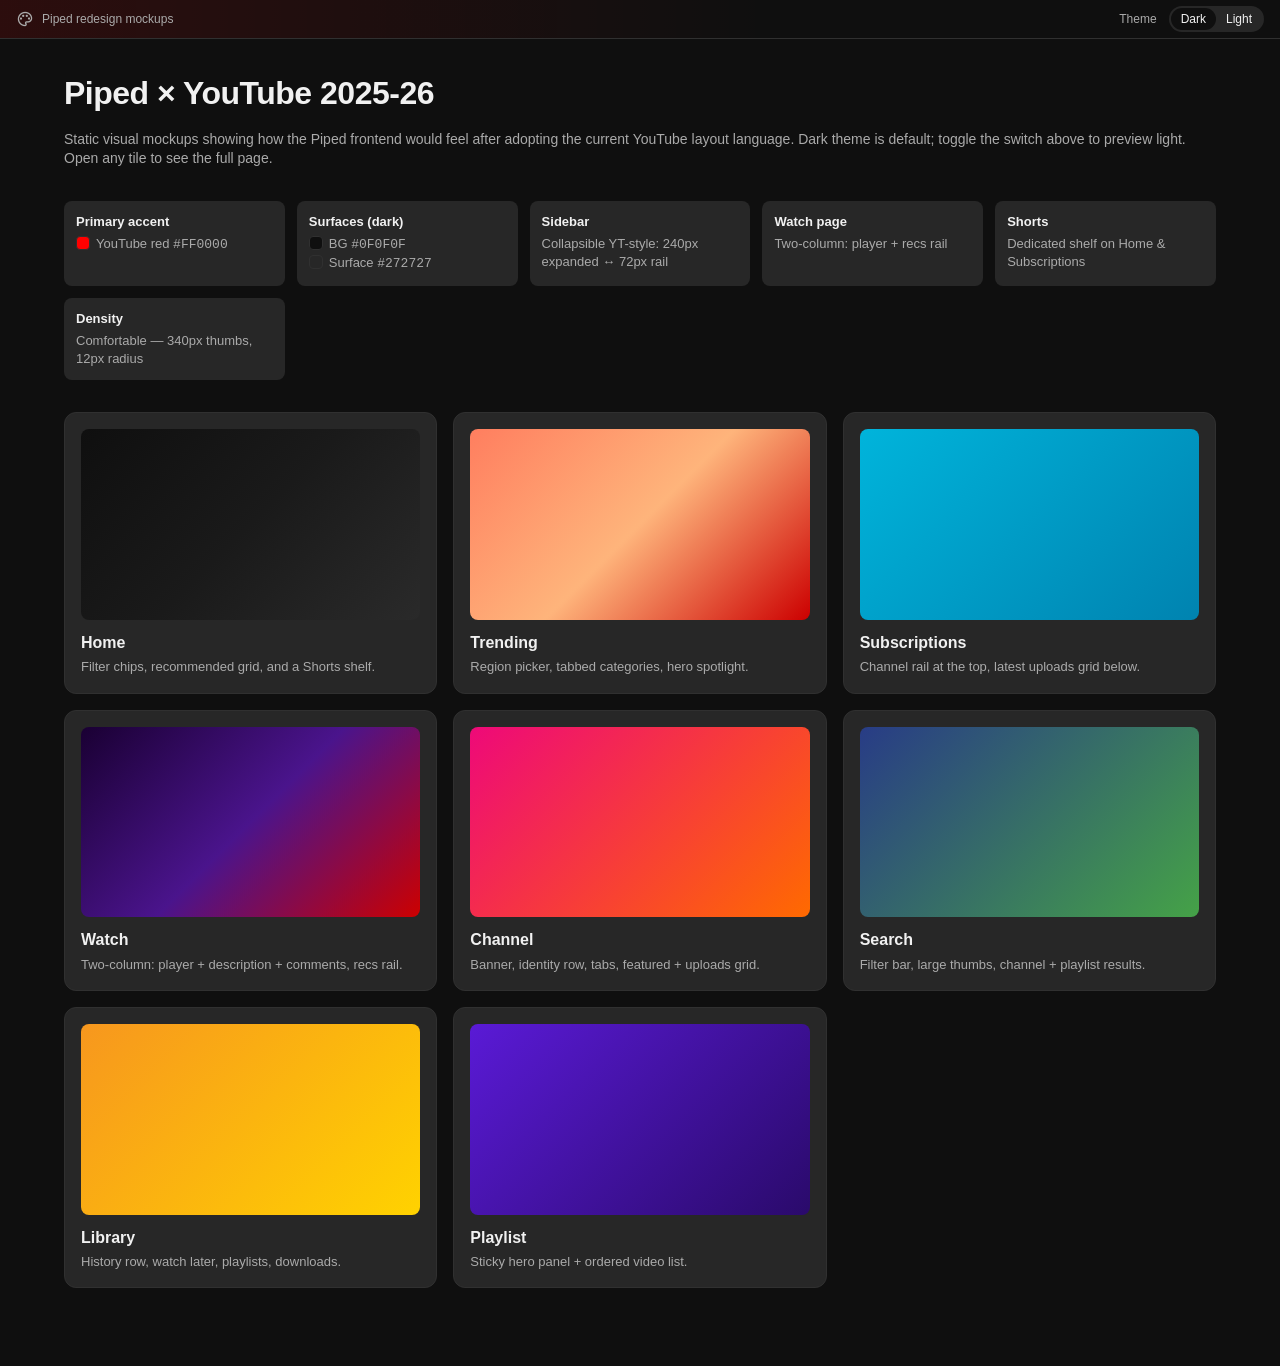
<file: mockups/index.html>
<!doctype html>
<html lang="en" data-theme="dark">
    <head>
        <meta charset="utf-8" />
        <meta name="viewport" content="width=device-width,initial-scale=1" />
        <title>Piped Redesign · Mockup Tour</title>
        <link rel="icon" href="/img/icons/favicon-32x32.png" />
        <link rel="stylesheet" href="styles.css" />
        <link rel="stylesheet" href="https://fonts.googleapis.com/icon?family=Material+Symbols+Outlined" />
        <style>
            .tour-card[data-bg="home"] .tour-card__preview {
                background: linear-gradient(135deg, #0f0f0f 0%, #1a1a1a 50%, #2a2a2a 100%),
                    radial-gradient(circle at 30% 20%, rgba(255, 0, 0, 0.25), transparent 60%);
            }
            .tour-card[data-bg="watch"] .tour-card__preview {
                background: linear-gradient(135deg, #1a0033, #4a148c, #c00);
            }
            .tour-card[data-bg="trending"] .tour-card__preview {
                background: linear-gradient(135deg, #ff7e5f, #feb47b, #c00);
            }
            .tour-card[data-bg="subs"] .tour-card__preview {
                background: linear-gradient(135deg, #00b4db, #0083b0);
            }
            .tour-card[data-bg="channel"] .tour-card__preview {
                background: linear-gradient(135deg, #ee0979, #ff6a00);
            }
            .tour-card[data-bg="search"] .tour-card__preview {
                background: linear-gradient(135deg, #283c86, #45a247);
            }
            .tour-card[data-bg="library"] .tour-card__preview {
                background: linear-gradient(135deg, #f7971e, #ffd200);
            }
            .tour-card[data-bg="playlist"] .tour-card__preview {
                background: linear-gradient(135deg, #5a1ad6, #2a0a6b);
            }
            .key-box {
                display: grid;
                grid-template-columns: repeat(auto-fill, minmax(200px, 1fr));
                gap: 12px;
                margin: 24px 0 32px;
            }
            .key {
                background: var(--surface);
                border-radius: 8px;
                padding: 12px;
                font-size: 13px;
                color: var(--text-secondary);
            }
            .key strong {
                color: var(--text);
                display: block;
                margin-bottom: 4px;
            }
            .swatch {
                display: inline-block;
                width: 14px;
                height: 14px;
                border-radius: 4px;
                vertical-align: -2px;
                margin-right: 6px;
                border: 1px solid var(--border);
            }
        </style>
    </head>
    <body>
        <div class="mockup-banner">
            <span class="row">
                <span class="material-symbols-outlined" style="font-size: 18px">palette</span>
                Piped redesign mockups
            </span>
            <span class="mockup-banner__spacer"></span>
            <span class="muted">Theme</span>
            <div class="toggle-group">
                <button data-theme-btn="dark">Dark</button>
                <button data-theme-btn="light">Light</button>
            </div>
        </div>

        <main class="tour">
            <h1>Piped × YouTube 2025-26</h1>
            <p class="tour__sub">
                Static visual mockups showing how the Piped frontend would feel after adopting the current YouTube layout
                language. Dark theme is default; toggle the switch above to preview light. Open any tile to see the full
                page.
            </p>

            <div class="key-box">
                <div class="key">
                    <strong>Primary accent</strong>
                    <span class="swatch" style="background: #ff0000"></span>YouTube red <code>#FF0000</code>
                </div>
                <div class="key">
                    <strong>Surfaces (dark)</strong>
                    <span class="swatch" style="background: #0f0f0f"></span>BG <code>#0F0F0F</code><br />
                    <span class="swatch" style="background: #272727"></span>Surface <code>#272727</code>
                </div>
                <div class="key">
                    <strong>Sidebar</strong>
                    Collapsible YT-style: 240px expanded ↔ 72px rail
                </div>
                <div class="key">
                    <strong>Watch page</strong>
                    Two-column: player + recs rail
                </div>
                <div class="key">
                    <strong>Shorts</strong>
                    Dedicated shelf on Home & Subscriptions
                </div>
                <div class="key">
                    <strong>Density</strong>
                    Comfortable — 340px thumbs, 12px radius
                </div>
            </div>

            <div class="tour__grid">
                <a href="home.html" class="tour-card" data-bg="home">
                    <div class="tour-card__preview"></div>
                    <h3>Home</h3>
                    <p>Filter chips, recommended grid, and a Shorts shelf.</p>
                </a>
                <a href="trending.html" class="tour-card" data-bg="trending">
                    <div class="tour-card__preview"></div>
                    <h3>Trending</h3>
                    <p>Region picker, tabbed categories, hero spotlight.</p>
                </a>
                <a href="subscriptions.html" class="tour-card" data-bg="subs">
                    <div class="tour-card__preview"></div>
                    <h3>Subscriptions</h3>
                    <p>Channel rail at the top, latest uploads grid below.</p>
                </a>
                <a href="watch.html" class="tour-card" data-bg="watch">
                    <div class="tour-card__preview"></div>
                    <h3>Watch</h3>
                    <p>Two-column: player + description + comments, recs rail.</p>
                </a>
                <a href="channel.html" class="tour-card" data-bg="channel">
                    <div class="tour-card__preview"></div>
                    <h3>Channel</h3>
                    <p>Banner, identity row, tabs, featured + uploads grid.</p>
                </a>
                <a href="search.html" class="tour-card" data-bg="search">
                    <div class="tour-card__preview"></div>
                    <h3>Search</h3>
                    <p>Filter bar, large thumbs, channel + playlist results.</p>
                </a>
                <a href="library.html" class="tour-card" data-bg="library">
                    <div class="tour-card__preview"></div>
                    <h3>Library</h3>
                    <p>History row, watch later, playlists, downloads.</p>
                </a>
                <a href="playlist.html" class="tour-card" data-bg="playlist">
                    <div class="tour-card__preview"></div>
                    <h3>Playlist</h3>
                    <p>Sticky hero panel + ordered video list.</p>
                </a>
            </div>
        </main>

        <script src="shell.js"></script>
    </body>
</html>
</file>
<file: mockups/styles.css>
/* =========================================================================
   Piped × YouTube 2025-26 Visual Mockups — Shared Stylesheet
   These are static design mockups, not production code.
   Theme: dark by default, light when <html data-theme="light">.
   ========================================================================= */

:root {
    /* Brand */
    --brand-red: #ff0000;
    --brand-red-hover: #f33;
    --brand-red-press: #c00;

    /* Geometry */
    --topbar-h: 56px;
    --sidebar-w: 240px;
    --rail-w: 72px;
    --thumb-radius: 12px;
    --chip-radius: 8px;
    --card-radius: 12px;

    /* Typography */
    --font-sans: "Roboto", "Noto Sans", -apple-system, BlinkMacSystemFont, "Segoe UI", Arial, sans-serif;

    /* Dark theme (default, matches YT) */
    --bg: #0f0f0f;
    --bg-elev: #181818;
    --surface: #272727;
    --surface-hover: #3f3f3f;
    --surface-press: #4d4d4d;
    --border: #303030;
    --text: #f1f1f1;
    --text-secondary: #aaaaaa;
    --text-tertiary: #717171;
    --chip-bg: #272727;
    --chip-bg-active: #f1f1f1;
    --chip-text-active: #0f0f0f;
    --scrim: rgba(0, 0, 0, 0.6);
    --shadow-card: 0 1px 2px rgba(0, 0, 0, 0.3);
}

:root[data-theme="light"] {
    --bg: #ffffff;
    --bg-elev: #ffffff;
    --surface: #f2f2f2;
    --surface-hover: #e5e5e5;
    --surface-press: #d9d9d9;
    --border: #e5e5e5;
    --text: #0f0f0f;
    --text-secondary: #606060;
    --text-tertiary: #909090;
    --chip-bg: #f2f2f2;
    --chip-bg-active: #0f0f0f;
    --chip-text-active: #ffffff;
    --scrim: rgba(255, 255, 255, 0.7);
    --shadow-card: 0 1px 2px rgba(0, 0, 0, 0.08);
}

* {
    box-sizing: border-box;
}
html,
body {
    margin: 0;
    padding: 0;
    background: var(--bg);
    color: var(--text);
    font-family: var(--font-sans);
    font-size: 14px;
    line-height: 1.4;
    -webkit-font-smoothing: antialiased;
}
a {
    color: inherit;
    text-decoration: none;
}
img {
    display: block;
    max-width: 100%;
}
button {
    font-family: inherit;
    cursor: pointer;
}
::selection {
    background: var(--brand-red);
    color: #fff;
}

/* =========================================================================
   App shell — top bar, sidebar, content
   ========================================================================= */

.app {
    min-height: 100vh;
}

.topbar {
    position: sticky;
    top: 0;
    z-index: 50;
    height: var(--topbar-h);
    display: grid;
    grid-template-columns: auto 1fr auto;
    align-items: center;
    gap: 16px;
    padding: 0 16px;
    background: var(--bg);
    border-bottom: 1px solid transparent;
}

.topbar__left {
    display: flex;
    align-items: center;
    gap: 8px;
    min-width: var(--sidebar-w);
}

.icon-btn {
    width: 40px;
    height: 40px;
    display: inline-flex;
    align-items: center;
    justify-content: center;
    border: 0;
    background: transparent;
    color: var(--text);
    border-radius: 50%;
    transition: background 0.12s ease;
}
.icon-btn:hover {
    background: var(--surface-hover);
}
.icon-btn .material-symbols-outlined {
    font-size: 24px;
}

.brand {
    display: flex;
    align-items: center;
    gap: 4px;
    padding: 0 6px 0 4px;
    font-size: 20px;
    font-weight: 700;
    letter-spacing: -0.5px;
}
.brand img {
    width: 32px;
    height: 32px;
    margin-right: -6px;
}
.brand sup {
    font-size: 10px;
    color: var(--text-secondary);
    font-weight: 400;
    margin-left: 4px;
    transform: translateY(-6px);
}

/* Search */
.search {
    display: flex;
    justify-content: center;
    max-width: 720px;
    margin: 0 auto;
    width: 100%;
}
.search__form {
    flex: 1;
    display: flex;
    height: 40px;
}
.search__input {
    flex: 1;
    height: 40px;
    padding: 0 16px;
    background: var(--bg);
    border: 1px solid var(--border);
    border-radius: 40px 0 0 40px;
    color: var(--text);
    font-size: 16px;
    outline: none;
    transition: border-color 0.12s ease, box-shadow 0.12s ease;
}
.search__input:focus {
    border-color: #1c62b9;
    box-shadow: inset 0 0 0 1px #1c62b9;
}
.search__btn {
    width: 64px;
    background: var(--surface);
    border: 1px solid var(--border);
    border-left: 0;
    border-radius: 0 40px 40px 0;
    color: var(--text);
    display: inline-flex;
    align-items: center;
    justify-content: center;
}
.search__btn:hover {
    background: var(--surface-hover);
}
.search__mic {
    margin-left: 8px;
    background: var(--surface);
    border-radius: 50%;
    width: 40px;
    height: 40px;
    display: inline-flex;
    align-items: center;
    justify-content: center;
    border: 0;
    color: var(--text);
}
.search__mic:hover {
    background: var(--surface-hover);
}

.topbar__right {
    display: flex;
    align-items: center;
    gap: 4px;
    justify-content: flex-end;
    min-width: 180px;
}

.avatar {
    width: 32px;
    height: 32px;
    border-radius: 50%;
    background: linear-gradient(135deg, #c00, #f60);
    color: #fff;
    display: inline-flex;
    align-items: center;
    justify-content: center;
    font-weight: 600;
    font-size: 13px;
    flex-shrink: 0;
}
.avatar--lg {
    width: 80px;
    height: 80px;
    font-size: 28px;
}
.avatar--xl {
    width: 128px;
    height: 128px;
    font-size: 44px;
}

/* Sidebar */
.shell {
    display: grid;
    grid-template-columns: var(--sidebar-w) 1fr;
}
.app[data-sidebar="rail"] .shell {
    grid-template-columns: var(--rail-w) 1fr;
}
.app[data-sidebar="hidden"] .shell {
    grid-template-columns: 0 1fr;
}

.sidebar {
    position: sticky;
    top: var(--topbar-h);
    height: calc(100vh - var(--topbar-h));
    overflow-y: auto;
    padding: 12px 0;
    background: var(--bg);
    scrollbar-width: thin;
    scrollbar-color: var(--surface) transparent;
}
.sidebar::-webkit-scrollbar {
    width: 8px;
}
.sidebar::-webkit-scrollbar-thumb {
    background: var(--surface);
    border-radius: 8px;
}
.sidebar__section {
    padding: 8px 12px;
    border-bottom: 1px solid var(--border);
}
.sidebar__section:last-child {
    border-bottom: 0;
}
.sidebar__title {
    padding: 8px 12px 4px;
    font-size: 14px;
    color: var(--text-secondary);
    font-weight: 500;
}
.nav-item {
    display: flex;
    align-items: center;
    gap: 24px;
    padding: 0 12px;
    height: 40px;
    border-radius: 10px;
    color: var(--text);
    font-size: 14px;
    transition: background 0.1s ease;
}
.nav-item .material-symbols-outlined {
    font-size: 24px;
}
.nav-item:hover {
    background: var(--surface);
}
.nav-item.is-active {
    background: var(--surface);
    font-weight: 500;
}
.nav-item.is-active .material-symbols-outlined {
    font-variation-settings: "FILL" 1;
}

/* Rail (collapsed) */
.app[data-sidebar="rail"] .sidebar__section {
    padding: 4px;
}
.app[data-sidebar="rail"] .sidebar__title,
.app[data-sidebar="rail"] .nav-item__label,
.app[data-sidebar="rail"] .sidebar__section--full {
    display: none;
}
.app[data-sidebar="rail"] .nav-item {
    flex-direction: column;
    gap: 6px;
    height: 74px;
    padding: 12px 0;
    font-size: 10px;
    border-radius: 10px;
    text-align: center;
}
.app[data-sidebar="rail"] .nav-item .material-symbols-outlined {
    font-size: 22px;
}

/* Content area */
.content {
    padding: 16px 24px 80px;
    max-width: 100%;
    overflow: hidden;
}

/* =========================================================================
   Chips row (sticky filter bar)
   ========================================================================= */
.chips {
    display: flex;
    gap: 12px;
    padding: 12px 0;
    overflow-x: auto;
    scrollbar-width: none;
    position: sticky;
    top: var(--topbar-h);
    background: var(--bg);
    z-index: 20;
}
.chips::-webkit-scrollbar {
    display: none;
}
.chip {
    flex-shrink: 0;
    height: 32px;
    padding: 0 12px;
    background: var(--chip-bg);
    color: var(--text);
    border: 1px solid var(--border);
    border-radius: var(--chip-radius);
    font-size: 14px;
    font-weight: 500;
    display: inline-flex;
    align-items: center;
    white-space: nowrap;
    transition: background 0.1s ease;
}
.chip:hover {
    background: var(--surface-hover);
}
.chip.is-active {
    background: var(--chip-bg-active);
    color: var(--chip-text-active);
    border-color: transparent;
}

/* =========================================================================
   Video grid + cards
   ========================================================================= */
.grid {
    display: grid;
    grid-template-columns: repeat(auto-fill, minmax(300px, 1fr));
    gap: 16px 16px;
    padding: 16px 0;
}
.grid--wide {
    grid-template-columns: repeat(auto-fill, minmax(340px, 1fr));
    gap: 40px 16px;
}

.card {
    display: flex;
    flex-direction: column;
    gap: 12px;
}
.thumb {
    position: relative;
    width: 100%;
    aspect-ratio: 16 / 9;
    border-radius: var(--thumb-radius);
    overflow: hidden;
    background: var(--surface);
}
.thumb__img {
    width: 100%;
    height: 100%;
    background-size: cover;
    background-position: center;
    background-repeat: no-repeat;
    color: rgba(255, 255, 255, 0.85);
    display: flex;
    align-items: flex-end;
    padding: 12px;
    font-size: 12px;
    font-weight: 600;
    text-shadow: 0 2px 8px rgba(0, 0, 0, 0.6);
}
.thumb__duration {
    position: absolute;
    right: 8px;
    bottom: 8px;
    background: rgba(0, 0, 0, 0.85);
    color: #fff;
    border-radius: 4px;
    font-size: 12px;
    font-weight: 500;
    padding: 2px 4px;
    line-height: 1.2;
}
.thumb__progress {
    position: absolute;
    inset: auto 0 0 0;
    height: 3px;
    background: rgba(255, 255, 255, 0.3);
}
.thumb__progress::after {
    content: "";
    display: block;
    height: 100%;
    width: var(--progress, 35%);
    background: var(--brand-red);
}
.thumb__live {
    position: absolute;
    left: 8px;
    bottom: 8px;
    background: var(--brand-red);
    color: #fff;
    border-radius: 4px;
    font-size: 11px;
    font-weight: 700;
    padding: 2px 6px;
    text-transform: uppercase;
    letter-spacing: 0.5px;
}

.card__meta {
    display: flex;
    gap: 12px;
}
.card__meta .avatar {
    margin-top: 2px;
}
.card__body {
    flex: 1;
    min-width: 0;
}
.card__title {
    color: var(--text);
    font-size: 14px;
    font-weight: 500;
    line-height: 1.35;
    margin: 0 0 4px;
    display: -webkit-box;
    -webkit-line-clamp: 2;
    -webkit-box-orient: vertical;
    overflow: hidden;
}
.card__channel {
    display: flex;
    align-items: center;
    gap: 4px;
    color: var(--text-secondary);
    font-size: 12px;
}
.card__channel:hover {
    color: var(--text);
}
.card__sub {
    color: var(--text-secondary);
    font-size: 12px;
}
.card__sub .dot {
    margin: 0 4px;
}

/* =========================================================================
   Shorts shelf
   ========================================================================= */
.shelf {
    padding: 24px 0 16px;
    border-bottom: 1px solid var(--border);
    margin-bottom: 8px;
}
.shelf__head {
    display: flex;
    align-items: center;
    gap: 12px;
    margin-bottom: 12px;
}
.shelf__icon {
    width: 24px;
    height: 24px;
    background: linear-gradient(180deg, #ff4438, #cc1d1d);
    border-radius: 6px;
    display: inline-flex;
    align-items: center;
    justify-content: center;
    color: #fff;
    font-size: 14px;
}
.shelf__title {
    font-size: 18px;
    font-weight: 600;
    margin: 0;
}
.shelf__rail {
    display: grid;
    grid-auto-flow: column;
    grid-auto-columns: minmax(210px, 1fr);
    gap: 8px;
    overflow-x: auto;
    scrollbar-width: none;
    padding-bottom: 4px;
}
.shelf__rail::-webkit-scrollbar {
    display: none;
}
.short {
    width: 100%;
}
.short__thumb {
    aspect-ratio: 9 / 16;
    border-radius: var(--thumb-radius);
    overflow: hidden;
    background: var(--surface);
    position: relative;
}
.short__thumb .thumb__img {
    width: 100%;
    height: 100%;
}
.short__title {
    margin: 8px 0 4px;
    font-size: 14px;
    font-weight: 500;
    line-height: 1.3;
    display: -webkit-box;
    -webkit-line-clamp: 2;
    -webkit-box-orient: vertical;
    overflow: hidden;
}
.short__meta {
    color: var(--text-secondary);
    font-size: 12px;
}

/* =========================================================================
   Buttons
   ========================================================================= */
.btn {
    display: inline-flex;
    align-items: center;
    gap: 6px;
    height: 36px;
    padding: 0 16px;
    border: 0;
    border-radius: 18px;
    font-size: 14px;
    font-weight: 500;
    background: var(--surface);
    color: var(--text);
    transition: background 0.12s ease;
}
.btn:hover {
    background: var(--surface-hover);
}
.btn--primary {
    background: var(--text);
    color: var(--bg);
}
.btn--primary:hover {
    background: var(--text-secondary);
}
.btn--red {
    background: var(--brand-red);
    color: #fff;
}
.btn--red:hover {
    background: var(--brand-red-hover);
}
.btn--ghost {
    background: transparent;
    color: var(--text);
}
.btn--ghost:hover {
    background: var(--surface);
}
.btn--sm {
    height: 32px;
    padding: 0 12px;
    font-size: 13px;
}

/* Pill action group (like/dislike etc.) */
.action-pill {
    display: inline-flex;
    align-items: stretch;
    background: var(--surface);
    border-radius: 18px;
    overflow: hidden;
    height: 36px;
}
.action-pill button {
    background: transparent;
    border: 0;
    color: var(--text);
    display: inline-flex;
    align-items: center;
    gap: 6px;
    padding: 0 14px;
    font-size: 14px;
    font-weight: 500;
    border-right: 1px solid var(--border);
}
.action-pill button:last-child {
    border-right: 0;
}
.action-pill button:hover {
    background: var(--surface-hover);
}

/* =========================================================================
   Watch page
   ========================================================================= */
.watch {
    display: grid;
    grid-template-columns: minmax(0, 1fr) 402px;
    gap: 24px;
    padding: 24px 24px 80px;
    max-width: 1800px;
    margin: 0 auto;
}
@media (max-width: 1080px) {
    .watch {
        grid-template-columns: 1fr;
    }
}

.player {
    background: #000;
    aspect-ratio: 16 / 9;
    border-radius: 12px;
    overflow: hidden;
    position: relative;
    color: #fff;
}
.player__poster {
    position: absolute;
    inset: 0;
    background-size: cover;
    background-position: center;
}
.player__overlay {
    position: absolute;
    inset: auto 0 0 0;
    padding: 12px 16px;
    background: linear-gradient(180deg, transparent, rgba(0, 0, 0, 0.8));
    display: flex;
    flex-direction: column;
    gap: 8px;
}
.player__progress {
    height: 4px;
    background: rgba(255, 255, 255, 0.25);
    border-radius: 2px;
    overflow: hidden;
}
.player__progress::after {
    content: "";
    display: block;
    width: 42%;
    height: 100%;
    background: var(--brand-red);
}
.player__controls {
    display: flex;
    align-items: center;
    gap: 16px;
    color: #fff;
    font-size: 13px;
}
.player__controls .material-symbols-outlined {
    font-size: 22px;
    cursor: pointer;
}
.player__big-play {
    position: absolute;
    inset: 0;
    margin: auto;
    width: 72px;
    height: 72px;
    border-radius: 50%;
    background: rgba(0, 0, 0, 0.75);
    display: flex;
    align-items: center;
    justify-content: center;
    color: #fff;
}
.player__big-play .material-symbols-outlined {
    font-size: 42px;
    margin-left: 4px;
}

.video-title {
    font-size: 20px;
    font-weight: 600;
    margin: 16px 0 12px;
    line-height: 1.3;
}

.video-actions {
    display: flex;
    align-items: center;
    flex-wrap: wrap;
    gap: 8px;
    margin-bottom: 16px;
}
.channel-row {
    display: flex;
    align-items: center;
    gap: 16px;
    flex: 1;
    min-width: 280px;
}
.channel-row__info {
    display: flex;
    flex-direction: column;
    line-height: 1.3;
}
.channel-row__name {
    font-size: 16px;
    font-weight: 500;
}
.channel-row__subs {
    font-size: 12px;
    color: var(--text-secondary);
}

.description {
    background: var(--surface);
    border-radius: 12px;
    padding: 12px;
    margin-bottom: 24px;
    font-size: 14px;
}
.description__meta {
    color: var(--text-secondary);
    font-size: 13px;
    font-weight: 500;
    margin-bottom: 8px;
}

.comments-head {
    font-size: 20px;
    font-weight: 600;
    margin: 8px 0 16px;
    display: flex;
    align-items: center;
    gap: 24px;
}
.comments-head__count {
    font-size: 16px;
}

.comment {
    display: flex;
    gap: 12px;
    padding: 12px 0;
}
.comment__body {
    flex: 1;
    min-width: 0;
}
.comment__head {
    font-size: 13px;
    margin-bottom: 4px;
}
.comment__author {
    font-weight: 500;
}
.comment__time {
    color: var(--text-secondary);
    margin-left: 6px;
    font-weight: 400;
}
.comment__text {
    font-size: 14px;
    line-height: 1.45;
    margin-bottom: 8px;
}
.comment__actions {
    display: flex;
    gap: 4px;
    align-items: center;
    color: var(--text-secondary);
    font-size: 12px;
}
.comment__actions .material-symbols-outlined {
    font-size: 18px;
}

/* Right rail recommendations */
.recs {
    display: flex;
    flex-direction: column;
    gap: 8px;
}
.rec {
    display: grid;
    grid-template-columns: 168px 1fr;
    gap: 8px;
    padding: 4px;
    border-radius: 12px;
}
.rec:hover {
    background: var(--surface);
}
.rec__thumb {
    aspect-ratio: 16 / 9;
    border-radius: 8px;
    overflow: hidden;
    background: var(--surface-hover);
    position: relative;
}
.rec__title {
    font-size: 14px;
    font-weight: 500;
    line-height: 1.3;
    margin: 0 0 4px;
    display: -webkit-box;
    -webkit-line-clamp: 2;
    -webkit-box-orient: vertical;
    overflow: hidden;
    color: var(--text);
}
.rec__meta {
    color: var(--text-secondary);
    font-size: 12px;
    line-height: 1.35;
}

/* =========================================================================
   Channel page
   ========================================================================= */
.channel-banner {
    width: 100%;
    aspect-ratio: 6 / 1;
    min-height: 140px;
    background: linear-gradient(120deg, #4a148c, #c00, #ff8a00);
    border-radius: 12px;
    margin-bottom: 16px;
    position: relative;
    overflow: hidden;
}
.channel-header {
    display: flex;
    align-items: center;
    gap: 24px;
    padding: 0 8px 16px;
}
.channel-meta h1 {
    font-size: 28px;
    font-weight: 700;
    margin: 0 0 4px;
    letter-spacing: -0.5px;
}
.channel-meta__handle {
    color: var(--text-secondary);
    font-size: 14px;
    margin-bottom: 4px;
}
.channel-meta__stats {
    color: var(--text-secondary);
    font-size: 14px;
    margin-bottom: 8px;
}
.channel-meta__desc {
    font-size: 14px;
    color: var(--text-secondary);
    max-width: 720px;
    margin-bottom: 12px;
}

.tabs {
    display: flex;
    gap: 24px;
    border-bottom: 1px solid var(--border);
    padding: 0 8px;
    margin-bottom: 8px;
}
.tab {
    padding: 16px 0;
    color: var(--text-secondary);
    font-size: 14px;
    font-weight: 500;
    text-transform: uppercase;
    letter-spacing: 0.5px;
    border-bottom: 2px solid transparent;
    margin-bottom: -1px;
}
.tab.is-active {
    color: var(--text);
    border-bottom-color: var(--text);
}
.tab:hover {
    color: var(--text);
}

/* =========================================================================
   Search results page
   ========================================================================= */
.search-page {
    max-width: 1100px;
    margin: 0 auto;
}
.result {
    display: grid;
    grid-template-columns: 360px 1fr;
    gap: 16px;
    padding: 12px 0;
    border-radius: 12px;
}
.result__thumb {
    aspect-ratio: 16 / 9;
    border-radius: 12px;
    overflow: hidden;
    background: var(--surface);
    position: relative;
}
.result__title {
    font-size: 18px;
    font-weight: 400;
    line-height: 1.3;
    margin: 0 0 6px;
    color: var(--text);
}
.result__meta {
    color: var(--text-secondary);
    font-size: 12px;
    margin-bottom: 8px;
}
.result__channel {
    display: flex;
    align-items: center;
    gap: 8px;
    margin-bottom: 8px;
    color: var(--text-secondary);
    font-size: 12px;
}
.result__desc {
    color: var(--text-secondary);
    font-size: 13px;
    margin-top: 8px;
    display: -webkit-box;
    -webkit-line-clamp: 2;
    -webkit-box-orient: vertical;
    overflow: hidden;
}
@media (max-width: 720px) {
    .result {
        grid-template-columns: 1fr;
    }
}

/* =========================================================================
   Library / playlists / history
   ========================================================================= */
.section-title {
    font-size: 20px;
    font-weight: 600;
    margin: 24px 0 16px;
    display: flex;
    align-items: center;
    justify-content: space-between;
}
.section-title a {
    font-size: 13px;
    color: var(--text-secondary);
    font-weight: 500;
}

.history-row {
    display: flex;
    gap: 16px;
    padding: 8px 0;
    align-items: flex-start;
}
.history-row .thumb {
    width: 240px;
    flex-shrink: 0;
}
.history-row__body {
    flex: 1;
    min-width: 0;
}

.playlist-card {
    display: flex;
    flex-direction: column;
    gap: 12px;
}
.playlist-card .thumb::before {
    content: "";
    position: absolute;
    inset: 4px 4px auto 4px;
    height: calc(100% - 8px);
    border-radius: 12px;
    background: rgba(0, 0, 0, 0.55);
    z-index: 1;
}
.playlist-card .thumb::after {
    content: "≡  Playlist";
    position: absolute;
    right: 10px;
    bottom: 10px;
    color: #fff;
    font-size: 12px;
    font-weight: 500;
    z-index: 2;
}

/* Playlist detail page */
.playlist-page {
    display: grid;
    grid-template-columns: 360px 1fr;
    gap: 24px;
    align-items: start;
}
.playlist-hero {
    position: sticky;
    top: calc(var(--topbar-h) + 16px);
    background: linear-gradient(160deg, #5a1ad6, #2a0a6b);
    border-radius: 12px;
    padding: 16px;
    color: #fff;
}
.playlist-hero__cover {
    aspect-ratio: 16 / 9;
    border-radius: 8px;
    overflow: hidden;
    margin-bottom: 12px;
    background: var(--surface);
}
.playlist-hero h2 {
    font-size: 22px;
    margin: 0 0 6px;
}
.playlist-hero__meta {
    font-size: 13px;
    opacity: 0.85;
    margin-bottom: 8px;
}
.playlist-hero__actions {
    display: flex;
    gap: 8px;
    margin-top: 12px;
}
.playlist-list {
    display: flex;
    flex-direction: column;
}
.playlist-row {
    display: grid;
    grid-template-columns: 28px 168px 1fr auto;
    gap: 12px;
    align-items: center;
    padding: 6px 8px;
    border-radius: 10px;
    cursor: pointer;
}
.playlist-row:hover {
    background: var(--surface);
}
.playlist-row__num {
    color: var(--text-secondary);
    font-size: 13px;
    text-align: center;
}
.playlist-row__thumb {
    aspect-ratio: 16 / 9;
    border-radius: 6px;
    overflow: hidden;
    background: var(--surface-hover);
    position: relative;
}
.playlist-row__title {
    font-size: 14px;
    font-weight: 500;
    margin: 0 0 4px;
    line-height: 1.3;
    display: -webkit-box;
    -webkit-line-clamp: 2;
    -webkit-box-orient: vertical;
    overflow: hidden;
}
.playlist-row__meta {
    color: var(--text-secondary);
    font-size: 12px;
}

@media (max-width: 960px) {
    .playlist-page {
        grid-template-columns: 1fr;
    }
    .playlist-hero {
        position: static;
    }
}

/* =========================================================================
   Landing index for the mockup tour
   ========================================================================= */
.tour {
    max-width: 1200px;
    margin: 0 auto;
    padding: 32px 24px 80px;
}
.tour h1 {
    font-size: 32px;
    margin: 0 0 8px;
    letter-spacing: -0.5px;
}
.tour__sub {
    color: var(--text-secondary);
    margin-bottom: 32px;
}
.tour__grid {
    display: grid;
    grid-template-columns: repeat(auto-fill, minmax(280px, 1fr));
    gap: 16px;
}
.tour-card {
    background: var(--surface);
    border-radius: 12px;
    padding: 16px;
    color: var(--text);
    transition: transform 0.12s ease, background 0.12s ease;
    border: 1px solid var(--border);
}
.tour-card:hover {
    transform: translateY(-2px);
    background: var(--surface-hover);
}
.tour-card h3 {
    margin: 0 0 4px;
    font-size: 16px;
}
.tour-card p {
    margin: 0;
    font-size: 13px;
    color: var(--text-secondary);
}
.tour-card__preview {
    aspect-ratio: 16 / 9;
    border-radius: 8px;
    margin-bottom: 12px;
    background-size: cover;
    background-position: center;
}

/* =========================================================================
   Theme + sidebar toggle helpers (header chips on the mockup pages)
   ========================================================================= */
.mockup-banner {
    background: linear-gradient(90deg, rgba(255, 0, 0, 0.12), transparent 60%);
    border-bottom: 1px solid var(--border);
    padding: 6px 16px;
    font-size: 12px;
    color: var(--text-secondary);
    display: flex;
    align-items: center;
    gap: 12px;
}
.mockup-banner a {
    color: var(--text);
    text-decoration: underline;
    text-underline-offset: 2px;
}
.mockup-banner__spacer {
    flex: 1;
}
.toggle-group {
    display: inline-flex;
    background: var(--surface);
    border-radius: 14px;
    padding: 2px;
}
.toggle-group button {
    border: 0;
    background: transparent;
    color: var(--text);
    font-size: 12px;
    padding: 4px 10px;
    border-radius: 12px;
}
.toggle-group button.is-active {
    background: var(--bg);
    color: var(--text);
}

/* utility */
.row {
    display: flex;
    align-items: center;
    gap: 8px;
}
.spacer {
    flex: 1;
}
.muted {
    color: var(--text-secondary);
}
.hide-md {
}
@media (max-width: 768px) {
    .hide-md {
        display: none !important;
    }
}
</file>
